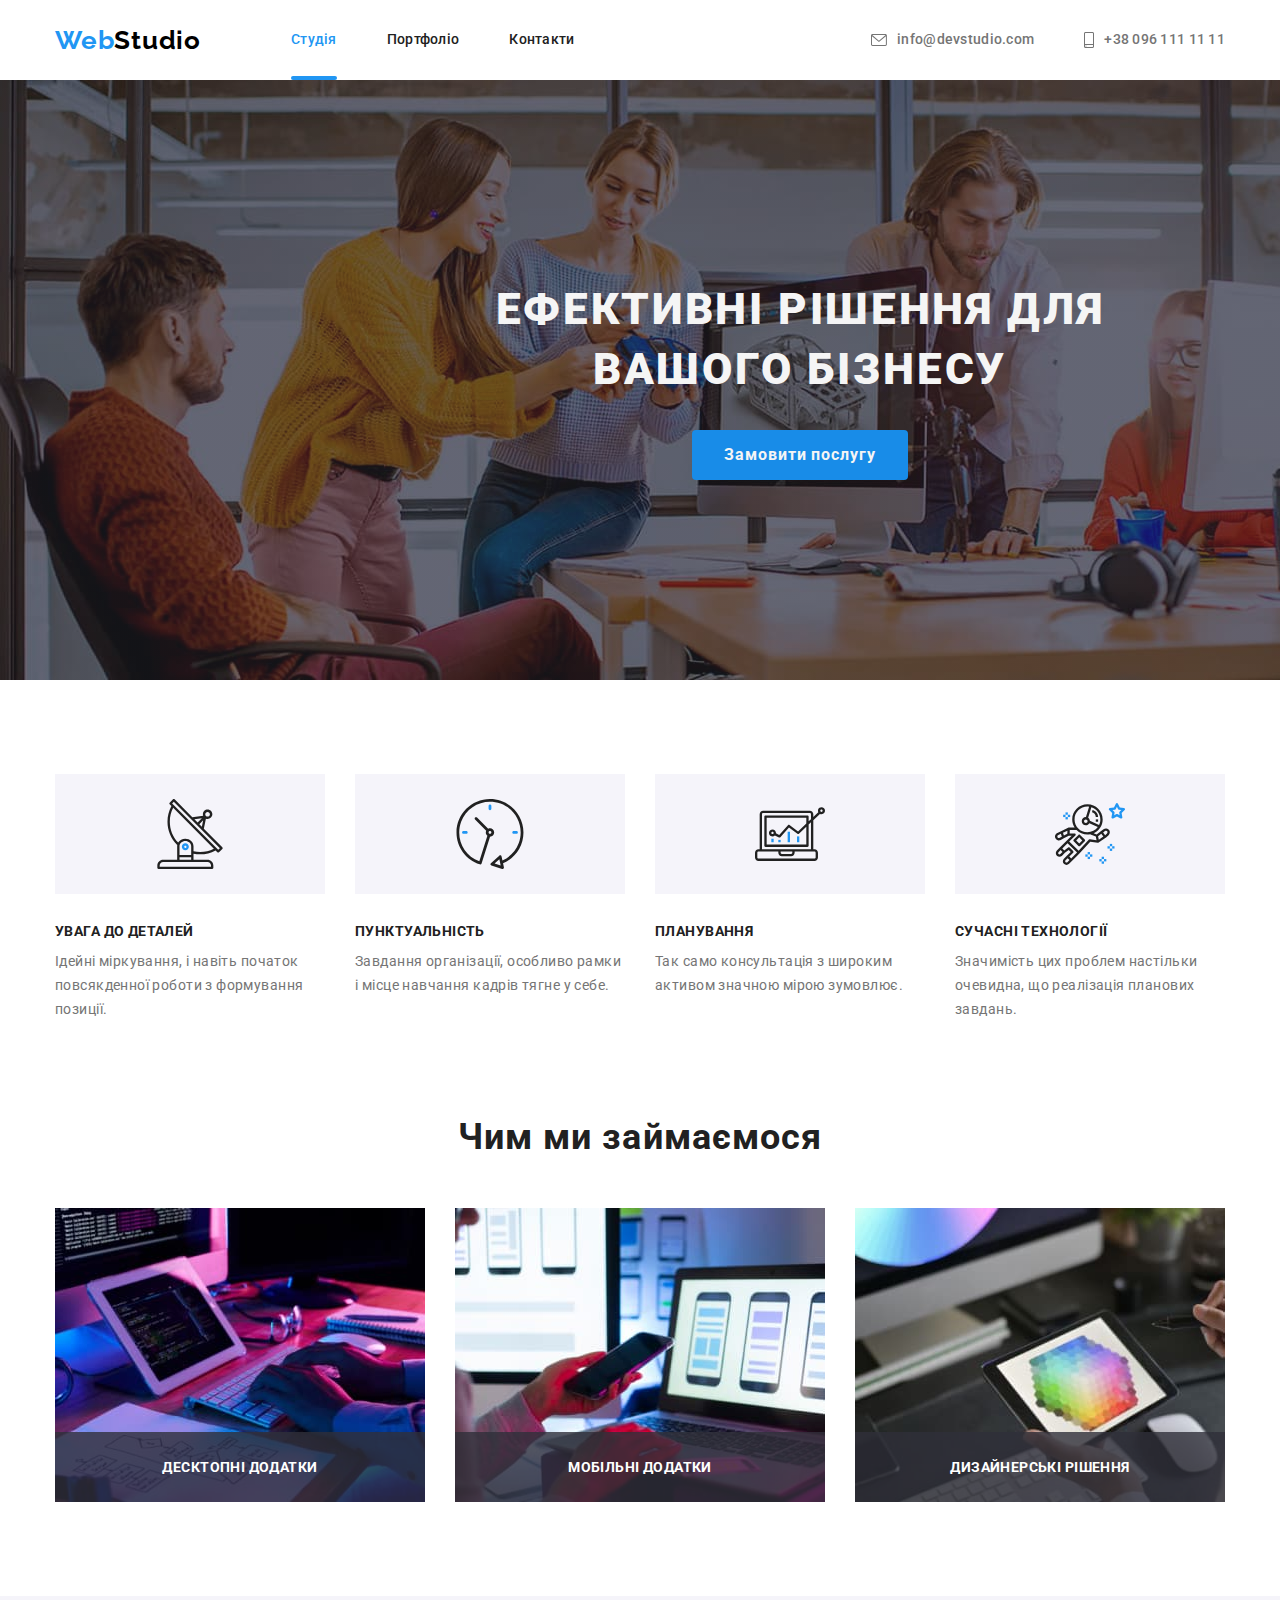
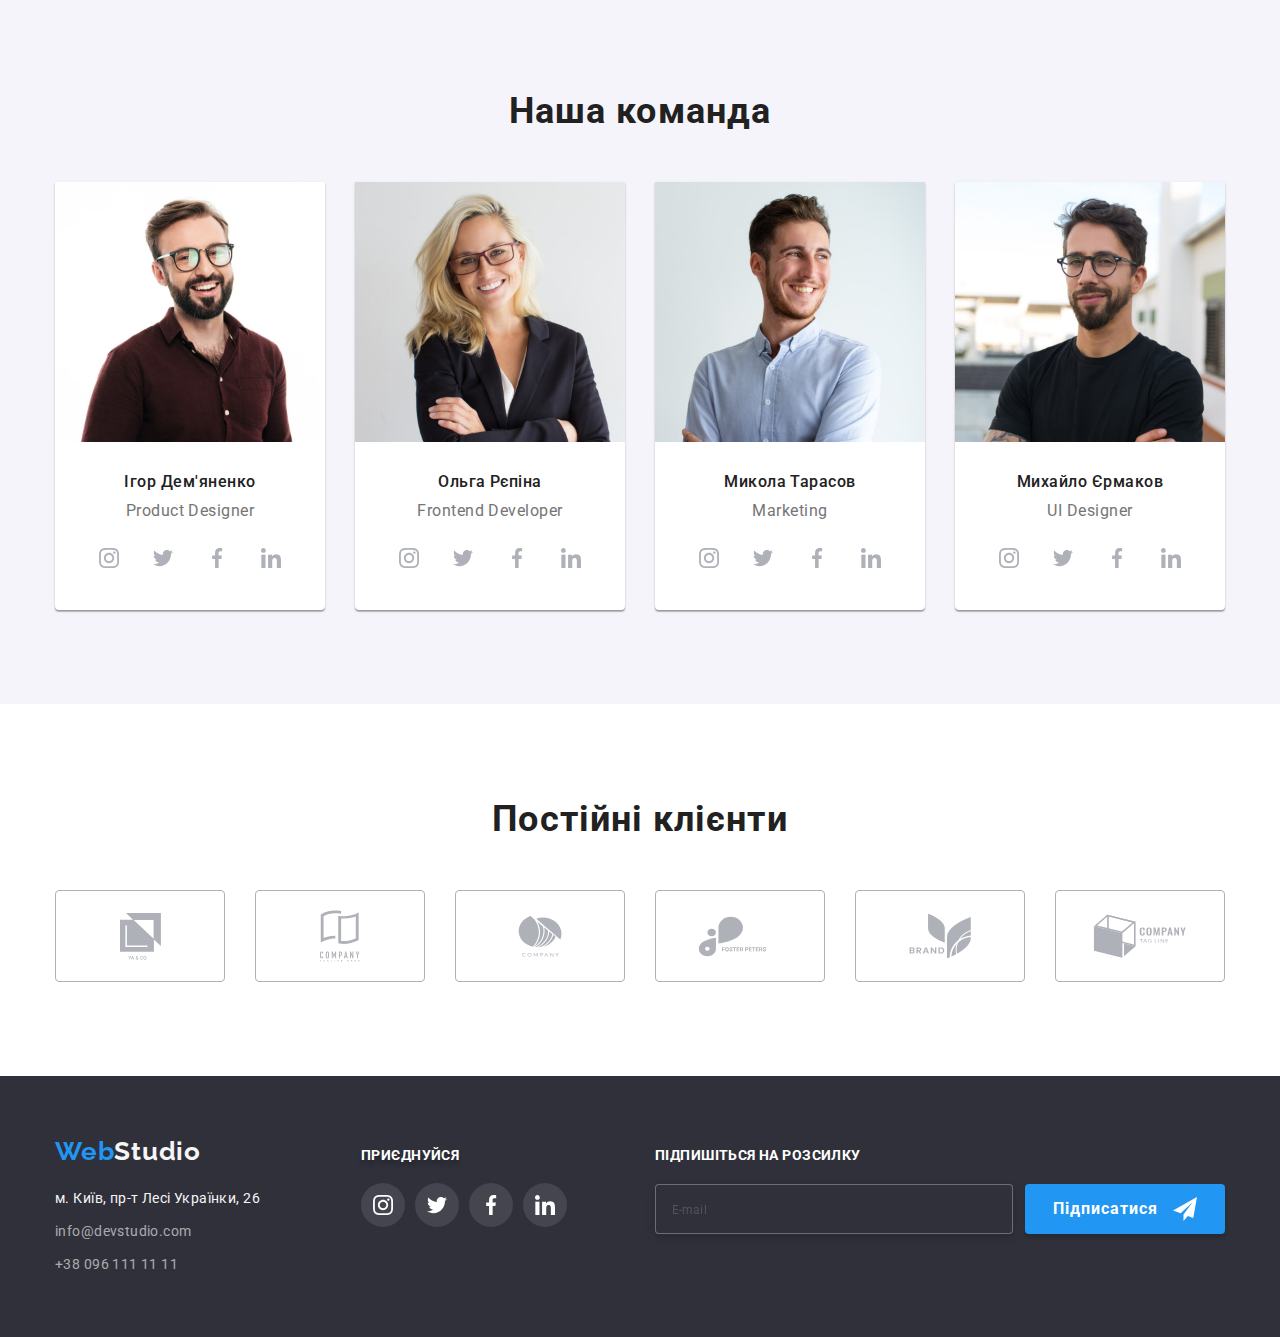
<file: index.html>
<!DOCTYPE html>
<html lang="uk">
  <head>
    <meta charset="UTF-8" />
    <meta http-equiv="X-UA-Compatible" content="IE=edge" />
    <meta name="viewport" content="width=device-width, initial-scale=1.0" />
    <title>Document</title>
    <link rel="preconnect" href="https://fonts.googleapis.com" />
    <link rel="preconnect" href="https://fonts.gstatic.com" crossorigin />
    <link
      href="https://fonts.googleapis.com/css2?family=Raleway:wght@700&family=Roboto:wght@400;500;700;900&display=swap"
      rel="stylesheet"
    />
    <link
      rel="stylesheet"
      href="https://cdn.jsdelivr.net/npm/modern-normalize@1.1.0/modern-normalize.min.css"
    />
    <link rel="stylesheet" href="./css/style.css" />
  </head>
  <body>
    <!--HEADER-->
    <header class="header-page">
      <div class="conteiner header-page-container">
        <a class="logo link" href="./index.html"><span class="part-logo">Web</span>Studio</a>
        <nav class="page-nav">
          <ul class="menu list">
            <li class="menu-item">
              <a class="menu-link link current menu-link-border" href="./index.html">Студія</a>
            </li>
            <li class="menu-item">
              <a class="menu-link link" href="./portfolio.html">Портфоліо</a>
            </li>
            <li class="menu-item"><a class="menu-link link" href="#contacts">Контакти</a></li>
          </ul>
        </nav>
        <ul class="contacts list">
          <li class="mail-contact">
            <a class="mail link" href="mailto:info@devstudio.com">
              <svg class="icon-convert">
                <use href="./images/sprite.svg#icon-convert1"></use>
              </svg>
              info@devstudio.com</a
            >
          </li>
          <li class="phone-contact">
            <a class="phone link" href="tel:+380961111111">
              <svg class="icon-phone">
                <use href="./images/sprite.svg#icon-smartphone"></use>
              </svg>
              +38 096 111 11 11</a
            >
          </li>
        </ul>
      </div>
    </header>
    <!--MAIN-->
    <main>
      <section class="business-solutions">
        <div class="conteiner hero">
          <h1 class="business-solutions-one">Ефективні рішення для вашого бізнесу</h1>
          <button class="btn-form" data-modal-open type="button">Замовити послугу</button>
        </div>
      </section>

      <section class="advantages section">
        <div class="conteiner">
          <h2 class="visually-hidden">Наші переваги</h2>
          <ul class="list list-advantages">
            <li class="advantages-item icon-antenna">
              <div class="pictures-icon">
                <svg class="svg-icon" width="270px" height="120px">
                  <use href="./images/sprite.svg#icon-antenna"></use>
                </svg>
              </div>
              <h3 class="advantage">УВАГА ДО ДЕТАЛЕЙ</h3>
              <p class="about-advantage">
                Ідейні міркування, i навіть початок повсякденної роботи з формування позиції.
              </p>
            </li>
            <li class="advantages-item icon-clock">
              <div class="pictures-icon">
                <svg class="svg-icon" width="270px" height="120px">
                  <use href="./images/sprite.svg#icon-clock"></use>
                </svg>
              </div>
              <h3 class="advantage">ПУНКТУАЛЬНІСТЬ</h3>
              <p class="about-advantage">
                Завдання організації, особливо рамки i місце навчання кадрів тягне у себе.
              </p>
            </li>
            <li class="advantages-item icon-diagram">
              <div class="pictures-icon">
                <svg class="svg-icon" width="270px" height="120px">
                  <use href="./images/sprite.svg#icon-diagram"></use>
                </svg>
              </div>
              <h3 class="advantage">ПЛАНУВАННЯ</h3>
              <p class="about-advantage">
                Так само консультація з широким активом значною мірою зумовлює.
              </p>
            </li>
            <li class="advantages-item icon-astron">
              <div class="pictures-icon">
                <svg class="svg-icon" width="270px" height="120px">
                  <use href="./images/sprite.svg#icon-astronaut"></use>
                </svg>
              </div>
              <h3 class="advantage">СУЧАСНІ ТЕХНОЛОГІЇ</h3>
              <p class="about-advantage">
                Значимість цих проблем настільки очевидна, що реалізація планових завдань.
              </p>
            </li>
          </ul>
        </div>
      </section>
      <section class="work-section section">
        <div class="conteiner">
          <h2 class="work">Чим ми займаємося</h2>
          <ul class="list work-list">
            <li class="work-list-image">
              <img src="./images/work1.jpg" alt="Кодування" width="370" height="294" />
              <p class="title-image">Десктопні додатки</p>
            </li>
            <li class="work-list-image">
              <img src="./images/work2.jpg" alt="Діагностика" width="370" height="294" />
              <p class="title-image">Мобільні додатки</p>
            </li>
            <li class="work-list-image">
              <img src="./images/work3.jpg" alt="Тестування" width="370" height="294" />
              <p class="title-image">Дизайнерські рішення</p>
            </li>
          </ul>
        </div>
      </section>

      <section class="team section">
        <div class="conteiner team-ch">
          <h2 class="our-team">Наша команда</h2>
          <ul class="list list-team">
            <li class="team-list">
              <img
                class="foto"
                src="./images/igor-demyanenko.jpg"
                alt="фото Ігор Дем'яненко"
                width="270"
                height="260"
              />
              <div class="team-describe">
                <h3 class="team-members">Ігор Дем'яненко</h3>
                <p class="team-professions">Product Designer</p>
                <ul class="social-links list">
                  <li class="social-link">
                    <a class="social-link-item" href="">
                      <svg class="icon1">
                        <use href="./images/sprite.svg#icon-instagram"></use>
                      </svg>
                    </a>
                  </li>
                  <li class="social-link">
                    <a class="social-link-item" href="">
                      <svg class="icon1">
                        <use href="./images/sprite.svg#icon-twitter"></use>
                      </svg>
                    </a>
                  </li>
                  <li class="social-link">
                    <a class="social-link-item" href="">
                      <svg class="icon1">
                        <use href="./images/sprite.svg#icon-facebook"></use>
                      </svg>
                    </a>
                  </li>
                  <li class="social-link">
                    <a class="social-link-item" href="">
                      <svg class="icon1">
                        <use href="./images/sprite.svg#icon-linkedin"></use>
                      </svg>
                    </a>
                  </li>
                </ul>
              </div>
            </li>
            <li class="team-list">
              <img
                class="foto"
                src="./images/olga-repina.jpg"
                alt="фото Ольга Рєпіна"
                width="270"
                height="260"
              />
              <div class="team-describe">
                <h3 class="team-members">Ольга Рєпіна</h3>
                <p class="team-professions">Frontend Developer</p>
                <ul class="social-links list">
                  <li class="social-link">
                    <a class="social-link-item" href="">
                      <svg class="icon1">
                        <use href="./images/sprite.svg#icon-instagram"></use>
                      </svg>
                    </a>
                  </li>
                  <li class="social-link">
                    <a class="social-link-item" href="">
                      <svg class="icon1">
                        <use href="./images/sprite.svg#icon-twitter"></use>
                      </svg>
                    </a>
                  </li>
                  <li class="social-link">
                    <a class="social-link-item" href="">
                      <svg class="icon1">
                        <use href="./images/sprite.svg#icon-facebook"></use>
                      </svg>
                    </a>
                  </li>
                  <li class="social-link">
                    <a class="social-link-item" href="">
                      <svg class="icon1">
                        <use href="./images/sprite.svg#icon-linkedin"></use>
                      </svg>
                    </a>
                  </li>
                </ul>
              </div>
            </li>
            <li class="team-list">
              <img
                class="foto"
                src="./images/mykola-tarasov.jpg"
                alt="фото Микола Тарасов"
                width="270"
                height="260"
              />
              <div class="team-describe">
                <h3 class="team-members">Микола Тарасов</h3>
                <p class="team-professions">Marketing</p>
                <ul class="social-links list">
                  <li class="social-link">
                    <a class="social-link-item" href="">
                      <svg class="icon1">
                        <use href="./images/sprite.svg#icon-instagram"></use>
                      </svg>
                    </a>
                  </li>
                  <li class="social-link">
                    <a class="social-link-item" href="">
                      <svg class="icon1">
                        <use href="./images/sprite.svg#icon-twitter"></use>
                      </svg>
                    </a>
                  </li>
                  <li class="social-link">
                    <a class="social-link-item" href="">
                      <svg class="icon1">
                        <use href="./images/sprite.svg#icon-facebook"></use>
                      </svg>
                    </a>
                  </li>
                  <li class="social-link">
                    <a class="social-link-item" href="">
                      <svg class="icon1">
                        <use href="./images/sprite.svg#icon-linkedin"></use>
                      </svg>
                    </a>
                  </li>
                </ul>
              </div>
            </li>
            <li class="team-list">
              <img
                class="foto"
                src="./images/mykhailo-ermakov.jpg"
                alt="фото Михайло Єрмаков"
                width="270"
                height="260"
              />
              <div class="team-describe">
                <h3 class="team-members">Михайло Єрмаков</h3>
                <p class="team-professions">UI Designer</p>
                <ul class="social-links list">
                  <li class="social-link">
                    <a class="social-link-item" href="">
                      <svg class="icon1">
                        <use href="./images/sprite.svg#icon-instagram"></use>
                      </svg>
                    </a>
                  </li>
                  <li class="social-link">
                    <a class="social-link-item" href="">
                      <svg class="icon1">
                        <use href="./images/sprite.svg#icon-twitter"></use>
                      </svg>
                    </a>
                  </li>
                  <li class="social-link">
                    <a class="social-link-item" href="">
                      <svg class="icon1">
                        <use href="./images/sprite.svg#icon-facebook"></use>
                      </svg>
                    </a>
                  </li>
                  <li class="social-link">
                    <a class="social-link-item" href="">
                      <svg class="icon1">
                        <use href="./images/sprite.svg#icon-linkedin"></use>
                      </svg>
                    </a>
                  </li>
                </ul>
              </div>
            </li>
          </ul>
        </div>
      </section>
      <section class="section clients">
        <div class="conteiner">
          <h2 class="usually-clients">Постійні клієнти</h2>
          <ul class="our-clients list">
            <li class="usual-client">
              <a href="#" class="usual-client-link">
                <svg class="client-icon client-icon1">
                  <use href="./images/sprite.svg#icon-client1"></use>
                </svg>
              </a>
            </li>
            <li class="usual-client">
              <a href="#" class="usual-client-link">
                <svg class="client-icon client-icon2">
                  <use href="./images/sprite.svg#icon-client2"></use>
                </svg>
              </a>
            </li>
            <li class="usual-client">
              <a href="#" class="usual-client-link">
                <svg class="client-icon client-icon3">
                  <use href="./images/sprite.svg#icon-client3"></use>
                </svg>
              </a>
            </li>
            <li class="usual-client">
              <a href="#" class="usual-client-link">
                <svg class="client-icon client-icon4">
                  <use href="./images/sprite.svg#icon-client4"></use>
                </svg>
              </a>
            </li>
            <li class="usual-client">
              <a href="#" class="usual-client-link">
                <svg class="client-icon client-icon5">
                  <use href="./images/sprite.svg#icon-client5"></use>
                </svg>
              </a>
            </li>
            <li class="usual-client">
              <a href="#" class="usual-client-link">
                <svg class="client-icon client-icon6">
                  <use href="./images/sprite.svg#icon-client6"></use>
                </svg>
              </a>
            </li>
          </ul>
        </div>
      </section>
    </main>
    <!--FOOTER-->
    <footer class="page-bottom" id="contacts">
      <div class="conteiner footer-conteiner">
        <div>
          <a class="logo link logo-foter" href="./index.html"
            ><span class="part-logo">Web</span><span class="part-logo-w">Studio</span></a
          >
          <address class="our-adress adress-logo">
            <ul class="list">
              <li class="list-contacts">
                <a
                  class="link our-location"
                  href="https://goo.gl/maps/ukndWsPq22E3wPCn8"
                  target="_blank"
                  rel="noopener nofolow"
                  >м. Київ, пр-т Лесі Українки, 26</a
                >
              </li>
              <li class="list-contacts">
                <a class="link our-contacts" href="mailto:info@devstudio.com">info@devstudio.com</a>
              </li>
              <li class="list-contacts list-phone">
                <a class="link our-contacts" href="tel:+380961111111">+38 096 111 11 11</a>
              </li>
            </ul>
          </address>
        </div>
        <div class="social-section">
          <p class="footer-join">приєднуйся</p>
          <ul class="footer-social list">
            <li class="footer-social-list">
              <a class="footer-social-link" href="">
                <svg class="icon-footer">
                  <use href="./images/sprite.svg#icon-instagram"></use>
                </svg>
              </a>
            </li>
            <li class="footer-social-list">
              <a class="footer-social-link" href="">
                <svg class="icon-footer">
                  <use href="./images/sprite.svg#icon-twitter"></use>
                </svg>
              </a>
            </li>
            <li class="footer-social-list">
              <a class="footer-social-link" href="">
                <svg class="icon-footer">
                  <use href="./images/sprite.svg#icon-facebook"></use>
                </svg>
              </a>
            </li>
            <li class="footer-social-list">
              <a class="footer-social-link" href="">
                <svg class="icon-footer">
                  <use href="./images/sprite.svg#icon-linkedin"></use>
                </svg>
              </a>
            </li>
          </ul>
        </div>
        <div class="footer-form">
          <p class="footer-form-title">Підпишіться на розсилку</p>
          <form class="span-form">
            <input class="footer-input" type="text" name="email" placeholder="E-mail" required />
            
              <button class="footer-btn-form" type="submit">
                Підписатися
                <svg class="footer-form-icon">
                  <use href="./images/sprite.svg#icon-send"></use>
                </svg>
              </button>
            
          </form>
        </div>
      </div>
    </footer>
    <div class="backdrop is-hidden" data-modal>
      <div class="modal">
        <form>
          <p class="form-title">Залиште свої дані, ми вам передзвонимо</p>
          <div class="form-input"><label for="name">
            <span class="form-input-title">Ім'я</span>
            </label>
            <input class="input-box" type="text" name="name" id="name" required />

            <svg class="icon-form">
              <use href="./images/sprite.svg#icon-person"></use>
            </svg>
          </div>
          <div class="form-input">
            <label for="phone">
              <span class="form-input-title">Телефон</span>
            </label>
            <input class="input-box" type="text" name="phone" id="phone" required />
            <svg class="icon-form">
              <use href="./images/sprite.svg#icon-phone"></use>
            </svg>
          </div>
          <div class="form-input">
            <label for="email">
              <span class="form-input-title">Пошта</span>
            </label>
            <input class="input-box" type="text" name="email" id="email" required />
            <svg class="icon-form">
              <use href="./images/sprite.svg#icon-email"></use>
            </svg>
          </div>
          <div class="form-input form-input-comment ">
            <label for="comment">
              <span class="form-input-title">Коментар</span>
            </label>
            <textarea
              name="comment"
              id="comment"
              class="comment-box"
              placeholder="Введіть текст"
            ></textarea>
          </div>  
          <div class="accept">
            <label class="checkbox-accept" for="checkbox">
              <input
                type="checkbox"
                name="checkbox"
                id="checkbox"
                class="accept-item visually-hidden"
                required
              />
              <svg class="form-checkbox-icon">
                <use class="form-checkbox-icon-bird" href="./images/sprite.svg#icon-bird"></use>
              </svg>
              Погоджуюся з розсилкою та приймаю &#32 <a class="accept-link" href="">Умови договору</a>
            </label>
          </div>
          <button type="submit" class="button-submit">Відправити</button>
        </form>
        <button type="button" class="modal-close" data-modal-close>
          <svg class="modal-close-icon">
            <use  href="./images/sprite.svg#icon-close"></use>
          </svg>
        </button>
      </div>
    </div>
    <script src="./js/modal.js"></script>
  </body>
</html>
</file>
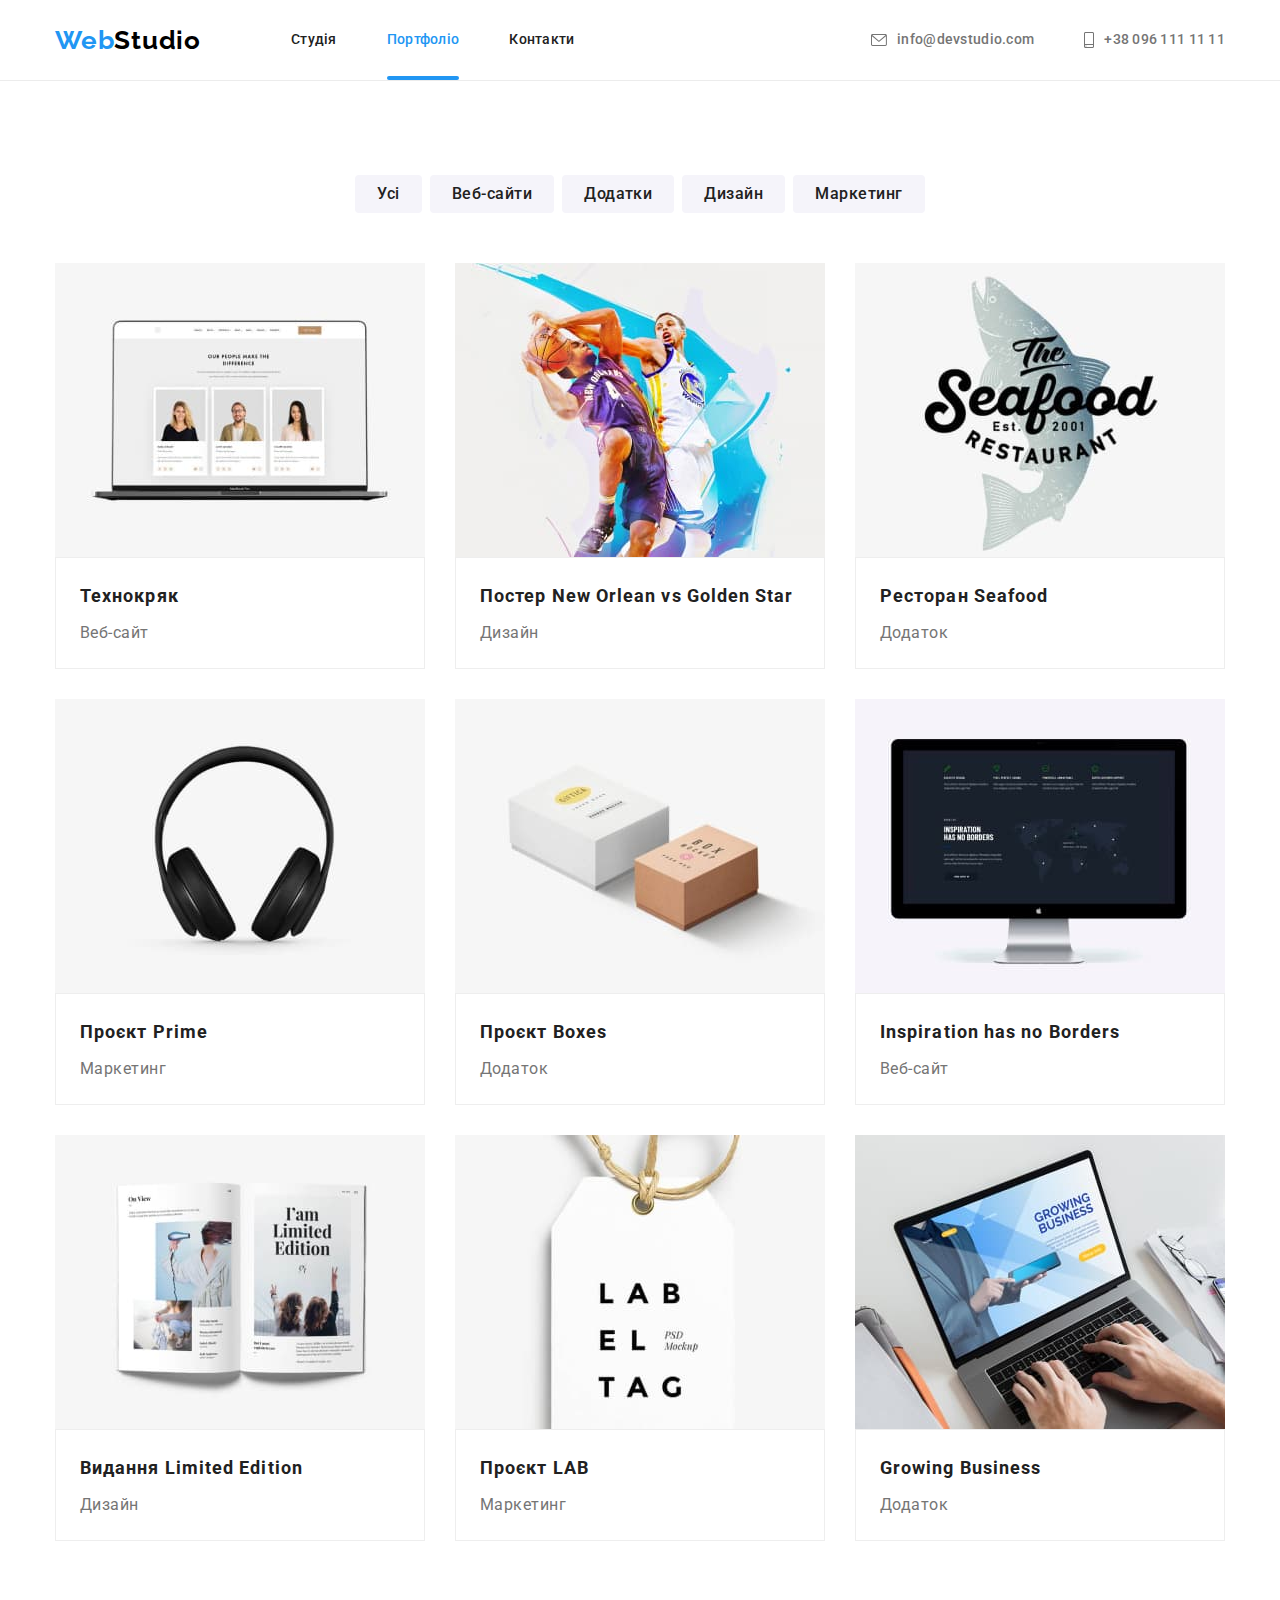
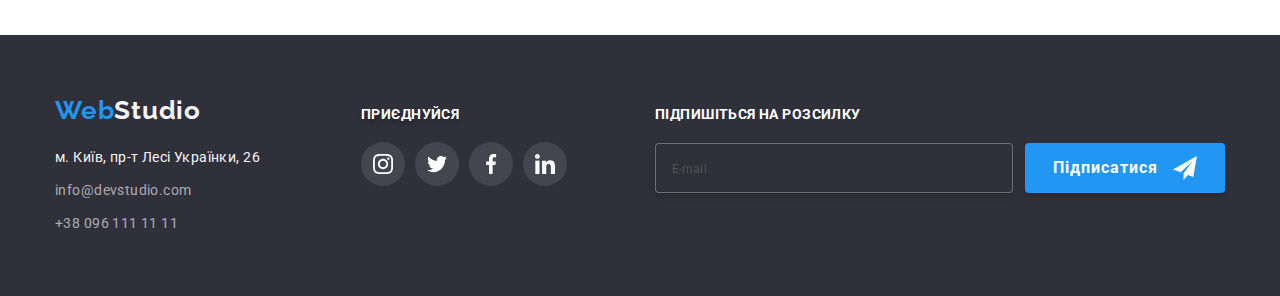
<file: portfolio.html>
<!DOCTYPE html>
<html lang="uk">
  <head>
    <meta charset="UTF-8" />
    <meta http-equiv="X-UA-Compatible" content="IE=edge" />
    <meta name="viewport" content="width=device-width, initial-scale=1.0" />
    <title>Document</title>
    <link rel="preconnect" href="https://fonts.googleapis.com" />
    <link rel="preconnect" href="https://fonts.gstatic.com" crossorigin />
    <link
      href="https://fonts.googleapis.com/css2?family=Raleway:wght@700&family=Roboto:wght@400;500;700;900&display=swap"
      rel="stylesheet"
    />
    <link
      rel="stylesheet"
      href="https://cdn.jsdelivr.net/npm/modern-normalize@1.1.0/modern-normalize.min.css"
    />
    <link rel="stylesheet" href="./css/style.css" />
  </head>
  <body>
    <!--HEADER-->
    <header class="header-page header-line">
      <div class="conteiner header-page-container">
        <a class="logo link" href="./index.html"><span class="part-logo">Web</span>Studio</a>
        <nav class="page-nav">
          <ul class="menu list">
            <li class="menu-item">
              <a class="menu-link link" href="./index.html">Студія</a>
            </li>
            <li class="menu-item">
              <a class="menu-link link current menu-link-border" href="./portfolio.html"
                >Портфоліо</a
              >
            </li>
            <li class="menu-item"><a class="menu-link link" href="#contacts">Контакти</a></li>
          </ul>
        </nav>
        <ul class="contacts list">
          <li class="mail-contact">
            <a class="mail link" href="mailto:info@devstudio.com">
              <svg class="icon-convert">
                <use href="./images/sprite.svg#icon-convert1"></use>
              </svg>
              info@devstudio.com</a
            >
          </li>
          <li class="phone-contact">
            <a class="phone link" href="tel:+380961111111">
              <svg class="icon-phone">
                <use href="./images/sprite.svg#icon-smartphone"></use>
              </svg>
              +38 096 111 11 11</a
            >
          </li>
        </ul>
      </div>
    </header>
    <!--MAIN-->
    <main>
      <section class="portfolio section">
        <div class="conteiner">
          <h1 class="visually-hidden">Портфоліо</h1>
          <ul class="list list-buttons">
            <li class="list-btn"><button class="btn-filter" type="button">Усі</button></li>
            <li class="list-btn"><button class="btn-filter" type="button">Веб-сайти</button></li>
            <li class="list-btn"><button class="btn-filter" type="button">Додатки</button></li>
            <li class="list-btn"><button class="btn-filter" type="button">Дизайн</button></li>
            <li class="list-btn"><button class="btn-filter" type="button">Маркетинг</button></li>
          </ul>
          <ul class="list list-pictures">
            <li>
              <a class="link link-picture" href="">
                <div class="box-thumb">
                  <img
                    src="./images/1.jpg"
                    alt="Відкритий веб сайт на пк"
                    width="370"
                    height="294"
                  />
                  <p class="thumb">
                    Ресурс пропонує комплексні пропозиції з різним рівнем функціоналу та сервісів.
                    Все це дозволить відвідувачу отримати вичерпні відомості про компанію чи
                    приватну особу.
                  </p>
                </div>
                <div class="information">
                  <h2 class="picture-captions">Технокряк</h2>
                  <p class="kind-pic">Веб-сайт</p>
                </div>
              </a>
            </li>
            <li>
              <a class="link link-picture" href="">
                <div class="box-thumb">
                  <img
                    src="./images/2.jpg"
                    alt="Постер баскетбольної команди"
                    width="370"
                    height="294"
                  />
                  <p class="thumb">
                    Ресурс пропонує комплексні пропозиції з різним рівнем функціоналу та сервісів.
                    Все це дозволить відвідувачу отримати вичерпні відомості про компанію чи
                    приватну особу.
                  </p>
                </div>
                <div class="information">
                  <h2 class="picture-captions">Постер New Orlean vs Golden Star</h2>
                  <p class="kind-pic">Дизайн</p>
                </div>
              </a>
            </li>
            <li>
              <a class="link link-picture" href="">
                <div class="box-thumb">
                  <img src="./images/3.jpg" alt="Постер ресторану" width="370" height="294" />
                  <p class="thumb">
                    Ресурс пропонує комплексні пропозиції з різним рівнем функціоналу та сервісів.
                    Все це дозволить відвідувачу отримати вичерпні відомості про компанію чи
                    приватну особу.
                  </p>
                </div>
                <div class="information">
                  <h2 class="picture-captions">Ресторан Seafood</h2>
                  <p class="kind-pic">Додаток</p>
                </div>
              </a>
            </li>
            <li>
              <a class="link link-picture" href="">
                <div class="box-thumb">
                  <img src="./images/4.jpg" alt="Наушники" width="370" height="294" />
                  <p class="thumb">
                    Ресурс пропонує комплексні пропозиції з різним рівнем функціоналу та сервісів.
                    Все це дозволить відвідувачу отримати вичерпні відомості про компанію чи
                    приватну особу.
                  </p>
                </div>
                <div class="information">
                  <h2 class="picture-captions">Проєкт Prime</h2>
                  <p class="kind-pic">Маркетинг</p>
                </div>
              </a>
            </li>
            <li>
              <a class="link link-picture" href="">
                <div class="box-thumb">
                  <img src="./images/5.jpg" alt="Дві коробки" width="370" height="294" />
                  <p class="thumb">
                    Ресурс пропонує комплексні пропозиції з різним рівнем функціоналу та сервісів.
                    Все це дозволить відвідувачу отримати вичерпні відомості про компанію чи
                    приватну особу.
                  </p>
                </div>
                <div class="information">
                  <h2 class="picture-captions">Проєкт Boxes</h2>
                  <p class="kind-pic">Додаток</p>
                </div>
              </a>
            </li>
            <li>
              <a class="link link-picture" href="">
                <div class="box-thumb">
                  <img
                    src="./images/6.jpg"
                    alt="Монітор з відкритим веб сайтом"
                    width="370"
                    height="294"
                  />
                  <p class="thumb">
                    Ресурс пропонує комплексні пропозиції з різним рівнем функціоналу та сервісів.
                    Все це дозволить відвідувачу отримати вичерпні відомості про компанію чи
                    приватну особу.
                  </p>
                </div>
                <div class="information">
                  <h2 class="picture-captions">Inspiration has no Borders</h2>
                  <p class="kind-pic">Веб-сайт</p>
                </div>
              </a>
            </li>
            <li>
              <a class="link link-picture" href="">
                <div class="box-thumb">
                  <img src="./images/7.jpg" alt="Відкрита книга" width="370" height="294" />
                  <p class="thumb">
                    Ресурс пропонує комплексні пропозиції з різним рівнем функціоналу та сервісів.
                    Все це дозволить відвідувачу отримати вичерпні відомості про компанію чи
                    приватну особу.
                  </p>
                </div>
                <div class="information">
                  <h2 class="picture-captions">Видання Limited Edition</h2>
                  <p class="kind-pic">Дизайн</p>
                </div>
              </a>
            </li>
            <li>
              <a class="link link-picture" href="">
                <div class="box-thumb">
                  <img src="./images/8.jpg" alt="Лейба на нитці" width="370" height="294" />
                  <p class="thumb">
                    Ресурс пропонує комплексні пропозиції з різним рівнем функціоналу та сервісів.
                    Все це дозволить відвідувачу отримати вичерпні відомості про компанію чи
                    приватну особу.
                  </p>
                </div>
                <div class="information">
                  <h2 class="picture-captions">Проєкт LAB</h2>
                  <p class="kind-pic">Маркетинг</p>
                </div>
              </a>
            </li>
            <li>
              <a class="link link-picture" href="">
                <div class="box-thumb">
                  <img
                    src="./images/9.jpg"
                    alt="Людина працює за ноутбуком"
                    width="370"
                    height="294"
                  />
                  <p class="thumb">
                    Ресурс пропонує комплексні пропозиції з різним рівнем функціоналу та сервісів.
                    Все це дозволить відвідувачу отримати вичерпні відомості про компанію чи
                    приватну особу.
                  </p>
                </div>
                <div class="information">
                  <h2 class="picture-captions">Growing Business</h2>
                  <p class="kind-pic">Додаток</p>
                </div>
              </a>
            </li>
          </ul>
        </div>
      </section>
    </main>
    <!--FOOTER-->
    <footer class="page-bottom" id="contacts">
      <div class="conteiner footer-conteiner">
        <div>
          <a class="logo link logo-foter" href="./index.html"
            ><span class="part-logo">Web</span><span class="part-logo-w">Studio</span></a
          >
          <address class="our-adress adress-logo">
            <ul class="list">
              <li class="list-contacts">
                <a
                  class="link our-location"
                  href="https://goo.gl/maps/ukndWsPq22E3wPCn8"
                  target="_blank"
                  rel="noopener nofolow"
                  >м. Київ, пр-т Лесі Українки, 26</a
                >
              </li>
              <li class="list-contacts">
                <a class="link our-contacts" href="mailto:info@devstudio.com">info@devstudio.com</a>
              </li>
              <li class="list-contacts list-phone">
                <a class="link our-contacts" href="tel:+380961111111">+38 096 111 11 11</a>
              </li>
            </ul>
          </address>
        </div>
        <div class="social-section">
          <p class="footer-join">приєднуйся</p>
          <ul class="footer-social list">
            <li class="footer-social-list">
              <a class="footer-social-link" href="">
                <svg class="icon-footer">
                  <use href="./images/sprite.svg#icon-instagram"></use>
                </svg>
              </a>
            </li>
            <li class="footer-social-list">
              <a class="footer-social-link" href="">
                <svg class="icon-footer">
                  <use href="./images/sprite.svg#icon-twitter"></use>
                </svg>
              </a>
            </li>
            <li class="footer-social-list">
              <a class="footer-social-link" href="">
                <svg class="icon-footer">
                  <use href="./images/sprite.svg#icon-facebook"></use>
                </svg>
              </a>
            </li>
            <li class="footer-social-list">
              <a class="footer-social-link" href="">
                <svg class="icon-footer">
                  <use href="./images/sprite.svg#icon-linkedin"></use>
                </svg>
              </a>
            </li>
          </ul>
        </div>
        <form class="footer-form">
          <p class="footer-form-title">Підпишіться на розсилку</p>
          <div class="span-form">
            <input class="footer-input" type="text" name="email" placeholder="E-mail" />
            <span class="footer-button">
              <button class="footer-btn-form" type="submit">
                Підписатися
                <svg class="footer-form-icon">
                  <use href="./images/sprite.svg#icon-send"></use>
                </svg>
              </button>
            </span>
          </div>
        </form>
      </div>
    </footer>
  </body>
</html>
</file>
<file: css/style.css>
:root {
    
    --accent-color:#2196F3;
    --primary-font:'Roboto', sans-serif;
    --bg-color: #2F303A;
    --bg-color-two:#FFFFFF; 
    --primary-text-color: #212121;
    --second-text-color: #757575;
    --third-text-color:#F5F5F5;
    --fourth-text-color: #F5F4FA;
    --img-inf-bord-col : #EEEEEE;
    --port-header-line-color: #ECECEC;
    --btn-bc: #188CE8;
    --transition-const: 250ms cubic-bezier(0.4, 0, 0.2, 1);

    
    
}

h1,h2,h3,h4,p {
  margin-top: 0;
  margin-bottom: 0;
}

ul,ol {
    margin-top: 0;
  margin-bottom: 0;
  padding-left: 0;
}


img {
    display: block;
}

.link {
    text-decoration: none;
  
}
.list {
    list-style: none;
}

button {
    cursor: pointer;
    font-family: inherit;
    border-radius: 4px;
    border: none;
}
.section {
   padding-top: 94px;
    padding-bottom: 94px;
    
   
}

body {
    
    font-size: 14px;
    letter-spacing: 0.03em;
    color: var(--primary-text-color);
    font-family: var(--primary-font);
    background-color: var(--bg-color-two);
     
}
.visually-hidden {
    position: absolute;
    width: 1px;
    height: 1px;
    margin: -1px;
    border: 0;
    padding: 0;
    white-space: nowrap;
    clip-path: inset(100%);
    clip: rect(0 0 0 0);
    overflow: hidden;
}

.conteiner  {
    width: 1200px;
    margin-left: auto;
    margin-right: auto;
    padding-left: 15px;
    padding-right: 15px;
}
/* =================HEADER=======================*/

.header-page-container {
    display: flex;
    align-items: center;
}

.logo {
    font-family: 'Raleway',sans-serif;
font-weight: 700;
font-size: 26px;
line-height: 1.19;
letter-spacing: 0.03em;
color: #000000;
margin-right: 90px;

}

.part-logo {
    color:var(--accent-color)
}

.menu {
    display: flex;
    align-items: center;
    
}

.contacts {
    display: flex;
    margin-left: auto;
    gap: 50px;
}
.menu-item:not(:last-child) {
    margin-right: 50px;
  
}



.menu-link {
    display: inline-block;
    padding-top: 32px;
    padding-bottom: 32px;
font-weight: 500;
font-size: 14px;
line-height: 1.14;
letter-spacing: 0.02em;
color: var(--primary-text-color);
transition: color var(--transition-const);

}

.menu-link-border {
    position: relative;
}

.menu-link-border::after {
    content: "";
    display: block;
    width: 100%;
    height: 4px;
    background-color: #2196F3;
    border-radius: 4px;
    position: absolute;
    left: 0;
    bottom: 0;
    
}

.icon-convert {
    width: 16px;
    height: 12px;
    fill: currentColor;
    margin-right: 10px;
}

.icon-phone {
    width: 10px;
    height: 16px;
    fill: currentColor;
    margin-right: 10px;
}

.menu-link:hover,
.menu-link:focus {
    color: var(--accent-color)
}

.current {
    color: var(--accent-color);
}

/* .mail::before {
    width: 16px;
    height: 12px;
    content: url(../images/icons/convert\ \(hover\).svg);
    margin-right: 10px;
    background-size: contain;
}
.phone::before {
    width: 10px;
    height: 16px;
    content: url(../images/icons/smartphone.svg);
    margin-right: 10px;
    background-size: contain;

} */

.mail,
.phone {
   
  font-weight: 500;
font-size: 14px;
line-height: 1.14;
letter-spacing: 0.02em;
color:var(--second-text-color);
display: flex;
align-items: center;
transition: color var(--transition-const);
}

.mail:hover, .mail:focus,
.phone:hover, .phone:focus {
    color: var(--accent-color)
}

/* .mail:hover .icon-convert, .mail:focus .icon-convert,
.phone:hover .icon-phone, .phone:focus .icon-phone {
    fill: var(--accent-color);
} */

/* ==================MAIN==================*/

/*---------------SECTION 1-----------------*/

.business-solutions {
    background-color:var(--bg-color);
    text-align: center;
    padding-top: 200px;
    padding-bottom: 200px;
    /* background-image: url(../images/background\ hero.jpg); */
    background-repeat: no-repeat;
    width: 1600px;
    height: 600px;
    margin: 0 auto;
   /* background-image: rgba(47, 48, 58, 0.4); */
    background-image: linear-gradient(rgba(47, 48, 58, 0.4), rgba(47, 48, 58, 0.4)), url(../images/background\ hero.jpg);
    background-size: cover;
    background-position: center;


}
.business-solutions-one {
 
font-weight: 900;
font-size: 44px;
line-height: 1.36;
text-align: center;
letter-spacing: 0.06em;
text-transform: uppercase;
color:var(--third-text-color);
width: 696px;
display: inline-block;
margin-right: auto;
margin-left: auto;

margin-bottom: 30px;

}

.btn-form {
font-weight: 700;
font-size: 16px;
line-height: 1.88;
padding: 10px 32px;
display: flex;
align-items: center;
text-align: center;
letter-spacing: 0.06em;
color:var(--third-text-color);
background-color:var(--btn-bc);
margin-right: auto;
margin-left: auto;
transition: color var(--transition-const);




}


.btn-form:hover, .btn-form:focus {
   background-color: var(--accent-color);
   box-shadow: 0px 3px 1px rgba(0, 0, 0, 0.1), 0px 1px 2px rgba(0, 0, 0, 0.08), 0px 2px 2px rgba(0, 0, 0, 0.12);
}

/*------------------SECTION 2----------------*/


.advantage { 
font-weight: 700;
font-size: 14px;
line-height: 1.14;
letter-spacing: 0.03em;
text-transform: uppercase;
margin-bottom: 10px;


}

.advantages-item {
width: 270px;
}

.pictures-icon {
    display: flex;
    justify-content: center;
    align-items: center;
    width: 270px;
    height: 120px;
    background-color: var(--fourth-text-color);
    margin-bottom: 30px;
}

.svg-icon {
    width: 70px;
    height: 70px;
}

/* .advantages-item::before {
    display: block;
    content: '' ;   
    height: 120px; */
    /* background-image: url(../images/icons/antenna\ 1.svg); */
    /* background-repeat: no-repeat; */
    /* background-size: contain; */
    /* background-position: center;
    background-color: #F5F4FA;
    border-radius: 4px;
    margin-bottom: 30px;

} */

/* .icon-antenna::before {
    background-image: url(../images/icons/antenna\ 1.svg);
}

.icon-clock::before {
    background-image: url(../images/icons/clock\ 1.svg);
}

.icon-diagram::before {
    background-image: url(../images/icons/diagram\ 1.svg);
}

.icon-astron::before {
    background-image: url(../images/icons/astronaut\ 1.svg);
} */
.about-advantage { 
font-weight: 400;
font-size: 14px;
line-height: 1.71;
letter-spacing: 0.03em;
color:var(--second-text-color);
}
.list-advantages {
    display: flex;
 
  
    

}


.advantages-item:not(:last-child) {
margin-right: 30px; 
} 

.advantages { 
       
}

/*----SECTION 3--------*/
.work {   
font-weight: 700;
font-size: 36px;
line-height: 1.17;
text-align: center;
letter-spacing: 0.03em;
margin-bottom: 50px;
}

.work-list {
    display: flex;
    gap: 30px;
}

.work-section {
    padding-top: 0;
    
}
.title-images {
    /* width: 370px;
    height: 70px;
    background: rgba(47, 48, 58, 0.8);
    display: flex;
    justify-content: center;
    align-items: center;
    position: absolute;
    left: 0;
    bottom: 0; */
}
.title-image {
    width: 370px;
    height: 70px;
    background: rgba(47, 48, 58, 0.8);
    display: flex;
    justify-content: center;
    align-items: center;
    position: absolute;
    /* left: 0; */
    bottom: 0;
    /* font-family: 'Roboto'; */
/* font-style: normal; */
font-weight: 700;
/* font-size: 14px; */
line-height: 1.15;
text-align: center;
/* letter-spacing: 0.03em; */
text-transform: uppercase;

color: #FFFFFF;
}
.work-list-image {
    position: relative;
}


/* -----SECTION 4 ------*/

.team {
    background-color:var(--fourth-text-color);
    /* padding-bottom: 94px; */
    /* width: 1600px;
    margin: 0 auto; */
}

.team-list {
    background:var(--bg-color-two);

box-shadow: 0px 1px 3px rgba(0, 0, 0, 0.12), 0px 1px 1px rgba(0, 0, 0, 0.14), 0px 2px 1px rgba(0, 0, 0, 0.2);
border-radius: 0px 0px 4px 4px;
}
.our-team { 
font-weight: 700;
font-size: 36px;
line-height: 1.17;
text-align: center;
letter-spacing: 0.03em;
/* padding-top: 94px; */
margin-bottom: 50px;
}
.team-members {  
font-weight: 500;
font-size: 16px;
line-height: 1.19;
text-align: center;
letter-spacing: 0.03em;

margin-bottom: 10px;
}

.team-professions { 
font-weight: 400;
font-size: 16px;
line-height: 1.19;
text-align: center;
letter-spacing: 0.03em;
color:var(--second-text-color);


}
.team-describe {
    padding-top: 30px;
    padding-bottom: 30px;
    text-align: center;
}



.list-team {
    display: flex;
    gap: 30px;
}

.social-links {
    display: flex;
    justify-content: center;
    margin-top: 16px;
    align-items: center;
    gap: 10px;
}
.social-link-item {
    display:inline-block;
    
}

.social-link-item {
    display: flex;
    width: 44px;
    height: 44px;
    border-radius: 50%;
    justify-content: center;
    align-items: center;
    color: #AFB1B8;
    transition: background-color var(--transition-const), color var(--transition-const);
}
.icon1 {
    width: 20px;
    height: 20px;
    fill: currentColor;
    /* fill: #AFB1B8; */
}
.social-link-item:hover,
.social-link-item:focus {
    background-color: var(--accent-color);
    color: var(--bg-color-two);
}
/* .social-link-item:hover .icon1,
.social-link-item:focus .icon1 {
    fill: #FFFFFF;
} */

/* ============SECTION 5================= */

.clients {
    /* width: 1600px; */
    margin: 0 auto;
}

.usually-clients {
    font-family: 'Roboto';
font-style: normal;
font-weight: 700;
font-size: 36px;
line-height: 42px;
text-align: center;
letter-spacing: 0.03em;

color: #212121;
margin-bottom: 50px;
}

.our-clients {
    display: flex;
    gap: 30px;
}

.usual-client {
   
    /* width: 170px;
    height: 92px;
    border: 1px solid #AFB1B8;
    border-radius: 4px; */
    /* background-color: #757575; */

}
.usual-client-link {
    display: flex;
    align-items: center;
    justify-content: center;
    width: 170px;
    height: 92px;
    width: 170px;
    height: 92px;
    border: 1px solid #AFB1B8;
    border-radius: 4px;
    color: #AFB1B8;
    transition: border var(--transition-const), color var(--transition-const);
   

   
}

.usual-client-link:hover,
.usual-client-link:focus {
    border: 1px solid var(--accent-color);
    color: var(--accent-color);
}

.usual-client-link:hover .client-icon,
.usual-client-link:focus .client-icon {
    /* fill:var(--accent-color); */
} 

.client-icon {

    fill: currentColor;
    /* fill: #AFB1B8; */
   
    /* display: flex;
    padding: auto;
    padding-top:;
    padding-bottom: auto;
    padding-left: auto;
    padding-right: auto;
    justify-content: center; */
}

.client-icon1 {
    
   width: 41px;
   height: 47px; 
  
}
.client-icon2 {
    width: 40px;
    height: 52px;   
 }
 .client-icon3 {
    width: 44px;
    height: 42px;   
 }
 .client-icon4 {
    width: 85px;
    height: 41px;   
 }
 .client-icon5 {
    width: 63px;
    height: 46px;   
 }
 .client-icon6 {
    width: 94px;
    height: 44px;   
 }

/* .team-list::after {
    display: block;
    content: '';
    width: 206px;
    height: 44px;
    background-repeat: no-repeat;
    margin-left: auto;
    margin-right: auto;
    margin-bottom: 30px;
    margin-top: 16px;
    background-image: url(../images/icons/Social\ links.svg);
    
} */

/*-----FOOTER-----*/

.logo-foter {
  
}
.page-bottom {
    /* width: 1600px; */
    margin: 0 auto;
}

.adress-logo {
    font-style: normal;
    margin-top: 20px;
}
.list-contacts {
   
    margin-bottom: 9px;
}

.part-logo-w {
    color:var(--third-text-color);
}
.our-location {
font-style: normal; 
font-weight: 400;
font-size: 14px;
line-height: 1.71;
letter-spacing: 0.03em;
color:var(--third-text-color);
transition: color var(--transition-const);
}

.our-contacts {
   font-style: normal;
font-weight: 400;
font-size: 14px;
line-height: 1.71;
letter-spacing: 0.03em;
color: rgba(255, 255, 255, 0.6);
transition: color var(--transition-const);
}

.our-location:hover, .our-location:focus,
.our-contacts:hover, .our-contacts:focus {
    color:var(--accent-color);
}

.page-bottom {
    background-color:var(--bg-color);
    padding-bottom: 60px;
    padding-top: 60px;
    
}
.list-phone {
    margin-bottom: 0;
}
.footer-social {
 display: flex;
   margin-top: 20px;   
    gap: 10px;
}
.footer-conteiner {
    display: flex;
    align-items: baseline;
}
.social-section {
    /* margin-top: 12px; */
    margin-left: 70px;
}

.footer-join {
    font-family: 'Roboto';
font-style: normal;
font-weight: 700;
font-size: 14px;
line-height: 16px;
letter-spacing: 0.03em;
text-transform: uppercase;

color: #FFFFFF;

text-shadow: 0px 4px 4px rgba(0, 0, 0, 0.25);
}
.footer-social-link {
    display: flex;
    width: 44px;
    height: 44px;
    border-radius: 50%;
    justify-content: center;
    align-items: center;
    
    background-color:rgba(255, 255, 255, 0.1);
    transition: background-color var(--transition-const);
}
.icon-footer {
    fill: var(--bg-color-two);
    width: 20px;
    height: 20px;
}
.footer-social-link:hover,
.footer-social-link:focus {
    background-color: var(--accent-color);
}

.footer-form {
  /* display: inline-block;
    width: 570px;
    height: 86px;
    padding: 0 ; */
    margin-left: auto;
    /* margin-right: 0; */
    
    
}

.footer-form-title {
   
font-weight: 700;

line-height: 1.14;
letter-spacing: 0.03em;
text-transform: uppercase;
color: #FFFFFF;
margin-bottom: 20px;
}

.footer-input {
    width: 358px;
    height: 50px;
    margin-right: 12px;
    background-color: #2F303A;
    border: 1px solid rgba(255, 255, 255, 0.3);
    filter: drop-shadow(0px 4px 4px rgba(0, 0, 0, 0.15));
    border-radius: 4px;
    padding: 15px 16px;
    color: #FFFFFF;

}

.footer-btn-form {
    display: flex;
    align-items: center;    
    position: relative;   
    width: 200px;
    height: 50px;
    background: #2196F3;
    box-shadow: 0px 4px 4px rgba(0, 0, 0, 0.15);
    border-radius: 4px;    
    font-weight: 700;
    font-size: 16px;
    line-height: 1.88;       
    text-align: center;
    letter-spacing: 0.06em;
     color: #FFFFFF;
     padding-left: 28px;
     transition: background-color var(--transition-const);
}

.footer-btn-form:hover {
    background-color: var(--btn-bc);
}


.footer-button {
    /* position: relative;
    display: flex; */
}
.span-form {
    display: flex;
    position: relative;
}

.footer-form-icon {
    width: 24px;
    height: 24px;
    position: absolute;
    right: 28px;
}

/*----PORTFOLIO-------*/

.header-line {
    border-bottom: 1px solid 
    var(--port-header-line-color);
}

/*----MAIN-------*/

.portfolio {
  
}

.list-buttons {
    display: flex;
    justify-content: center;
    margin-bottom: 50px;
   
}


.list-btn:not(:last-child) {
    margin-right: 8px;
}

.list-pictures {
    display: flex;
    flex-wrap: wrap;
    gap: 30px;
}

.btn-filter {
font-weight: 500;
font-size: 16px;
line-height: 1.62;
text-align: center;
letter-spacing: 0.03em;
border: none;
 color: var(--primary-text-color); 
 background-color: var(--fourth-text-color);

border-radius: 4px;
display: inline-block;

padding: 6px 22px;
transition: background-color var(--transition-const), color var(--transition-const), box-shadow var(--transition-const) ;
}


.btn-filter:hover, .btn-filter:focus {

  background-color:var(--accent-color);
  color:var(--bg-color-two);
  box-shadow: 0px 3px 1px rgba(0, 0, 0, 0.1), 0px 1px 2px rgba(0, 0, 0, 0.08), 0px 2px 2px rgba(0, 0, 0, 0.12);

}

.information {
    border: 1px solid var(--img-inf-bord-col);
    padding: 20px 24px;
}

.picture-captions { 
font-weight: 700;
font-size: 18px;
line-height: 2.0;
letter-spacing: 0.06em;
color:var(--primary-text-color);
margin-bottom: 4px;
}

.kind-pic {
font-size: 16px;
line-height: 1.88;
letter-spacing: 0.03em;
color: var(--second-text-color);
}

.link-picture {
    transition: box-shadow var(--transition-const) ;
}
.link-picture:hover,
.link-picture:focus {
    display:block;
    box-shadow: 0px 1px 1px rgba(0, 0, 0, 0.12), 0px 4px 4px rgba(0, 0, 0, 0.06), 1px 4px 6px rgba(0, 0, 0, 0.16);
}
.footer-social {

}

.thumb {
    font-family: 'Roboto';
font-style: normal;
font-weight: 400;
font-size: 18px;
line-height: 28px;
letter-spacing: 0.03em;
color: #FFFFFF;
    width: 100%;
    height: 100%;
    background: rgba(33, 150, 243, 0.9);
   padding: 63px 24px;
    position: absolute;
    top: 0;
    left: 0;
    overflow: auto;
    transform: translateY(100%);
  transition: transform var(--transition-const);
}

.box-thumb {
    position: relative;
    overflow: hidden;
}

.link-picture:hover .thumb, .link-picture:focus .thumb  {
    transform: translateY(0);
}
/* ================ BACKDROP================== */

.backdrop {
    position: fixed;
    top: 0;
    left: 0;
    width: 100%;
    height: 100%;
    background-color: rgba(0, 0, 0, 0.1);
    z-index: 333;
    transition: visibility var(--transition-const), opacity var(--transition-const) ;
}

.modal {
    position: absolute;
    width: 528px;
    height: 581px;
    background-color: var(--bg-color-two);
    top: 50%;
    left: 50%;
    transform: translate(-50%, -50%);
    padding: 40px;
    
}
.modal-close-icon {
    width: 18px;
    height: 18px;
    fill: currentColor;
}
.modal-close {
    width: 30px;
    height: 30px;
    border-radius: 50%;
    border: 1px solid rgba(0, 0, 0, 0.1);
    background-color:transparent;
    padding: 0;
    display: flex;
    justify-content: center;
    align-items: center;
    position: absolute;
    right: 8px;
    top: 8px;
    color: #000;
    transition: color var(--transition-const);
    

}

.backdrop.is-hidden {
    visibility: hidden;
    opacity: 0;
    pointer-events: none;
}

.modal-close:focus, 
.modal-close:hover {
   color: #2196F3;
}

.modal-close:hover, .modal-close:focus {
    outline: none;
}

/* ==================FORM==================== */
.form-title {
    /* margin-top: 40px; */
    /* margin-left: 40px; */
    margin-bottom: 12px;
    /* font-family: 'Roboto';
    font-style: normal; */
    font-weight: 700;
    font-size: 20px;
    line-height: 1.15;
    text-align: center;
    letter-spacing: 0.03em;
    color:var(--primary-text-color);
   
   
   
}

.form-input-title {
    font-family: 'Roboto';
    font-style: normal;
    font-weight: 400;
    font-size: 12px;
    line-height: 1.17;       
    letter-spacing: 0.01em;    
    color: #757575; 
}
.form-input {
    display: flex;
    flex-direction: column;
    /* margin-left: 40px;
    margin-right: 40px; */
    margin-bottom: 10px;
    position: relative;
    
   
}

.form-input-comment {
    margin-bottom: 20px;
}
.accept {
    display: flex;
    /* margin-left: 52px; */
    /* margin-top: 20px; */
    margin-bottom: 30px;
    justify-content: center;
}
.button-submit {
   
  font-weight: 700;
  font-size: 16px;
  line-height: 1.88;  
  text-align: center;
  letter-spacing: 0.06em;   
    margin-left: auto;
    margin-right: auto;
    margin-bottom: 40px;
    display: flex;
    width: 200px;
    height: 50px;
    background-color: #2196F3;
    justify-content: center;
    align-items: center;
    color: #FFFFFF;
    transition: background-color var(--transition-const);
}

.button-submit:hover, .button-submit:focus {
    background-color: #188CE8;
}
.input-box {
    display: flex;
    height: 40px;
    padding-left: 42px;
    margin-top: 4px;
    border: 1px solid rgba(33, 33, 33, 0.2);
    border-radius: 4px;
    /* position: relative; */
    width: 100%;
    transition: border-color var(--transition-const);
}

.input-box-svg {
    display: blok;
    position: relative;
}
.comment-box {
    display: flex;
    height: 120px;
    padding: 12px 16px;
    margin-top: 4px;
    border: 1px solid rgba(33, 33, 33, 0.2);
    border-radius: 4px;
    resize: none;
    transition: border-color var(--transition-const);
    
}

::placeholder {
    /* font-family: 'Roboto';
font-style: normal; */
font-weight: 400;
font-size: 12px;
line-height: 1.17;
letter-spacing: 0.01em;

color: rgba(117, 117, 117, 0.5);
}

.checkbox-accept {
    font-family: 'Roboto';
font-style: normal;
font-weight: 400;
font-size: 14px;
line-height: 24px;
/* identical to box height, or 171% */

letter-spacing: 0.03em;

color: #757575;
}

.accept-item {
    display: flex;
    margin-left: 7px;
}


.accept-item:hover {
    background-color: #2196F3;
    color: #FFFFFF;
    
}
.icon-form {
    width: 18px;
    height: 18px;
    position: absolute;
    
    margin-left: 12px;
    top: 50%;
    transition: fill var(--transition-const);
   
}
/* .input-box:hover {
   border: 1px solid #2196F3;

} */

.input-box:focus, .input-box:hover, .comment-box:focus, .comment-box:hover  {
    outline: none;
    border: 1px solid #2196F3;
}

.input-box:hover + .icon-form, .input-box:focus + .icon-form {
    fill: #2196F3;
}
.form-checkbox-icon {
    width: 14px;
    height: 13px;
    /* background: #2196F3; */
    border-radius: 2px;
    border: 2px solid #212121;
    box-shadow: 0px 4px 4px rgba(0, 0, 0, 0.25);
    cursor: pointer;
    transition: background-color var(--transition-const);
}

.form-checkbox-icon-bird {
    display: none;
}

.accept-item:checked + .form-checkbox-icon {
    background-color:#2196F3;
    border: 2px solid #2196F3;
}

.accept-item:checked + .form-checkbox-icon .form-checkbox-icon-bird {
    display: block;
}

.accept-item:hover + .form-checkbox-icon, 
.accept-item:focus + .form-checkbox-icon  {
    border: 1px solid #000;
}

.accept-link {
    color: #2196F3;
}
</file>
